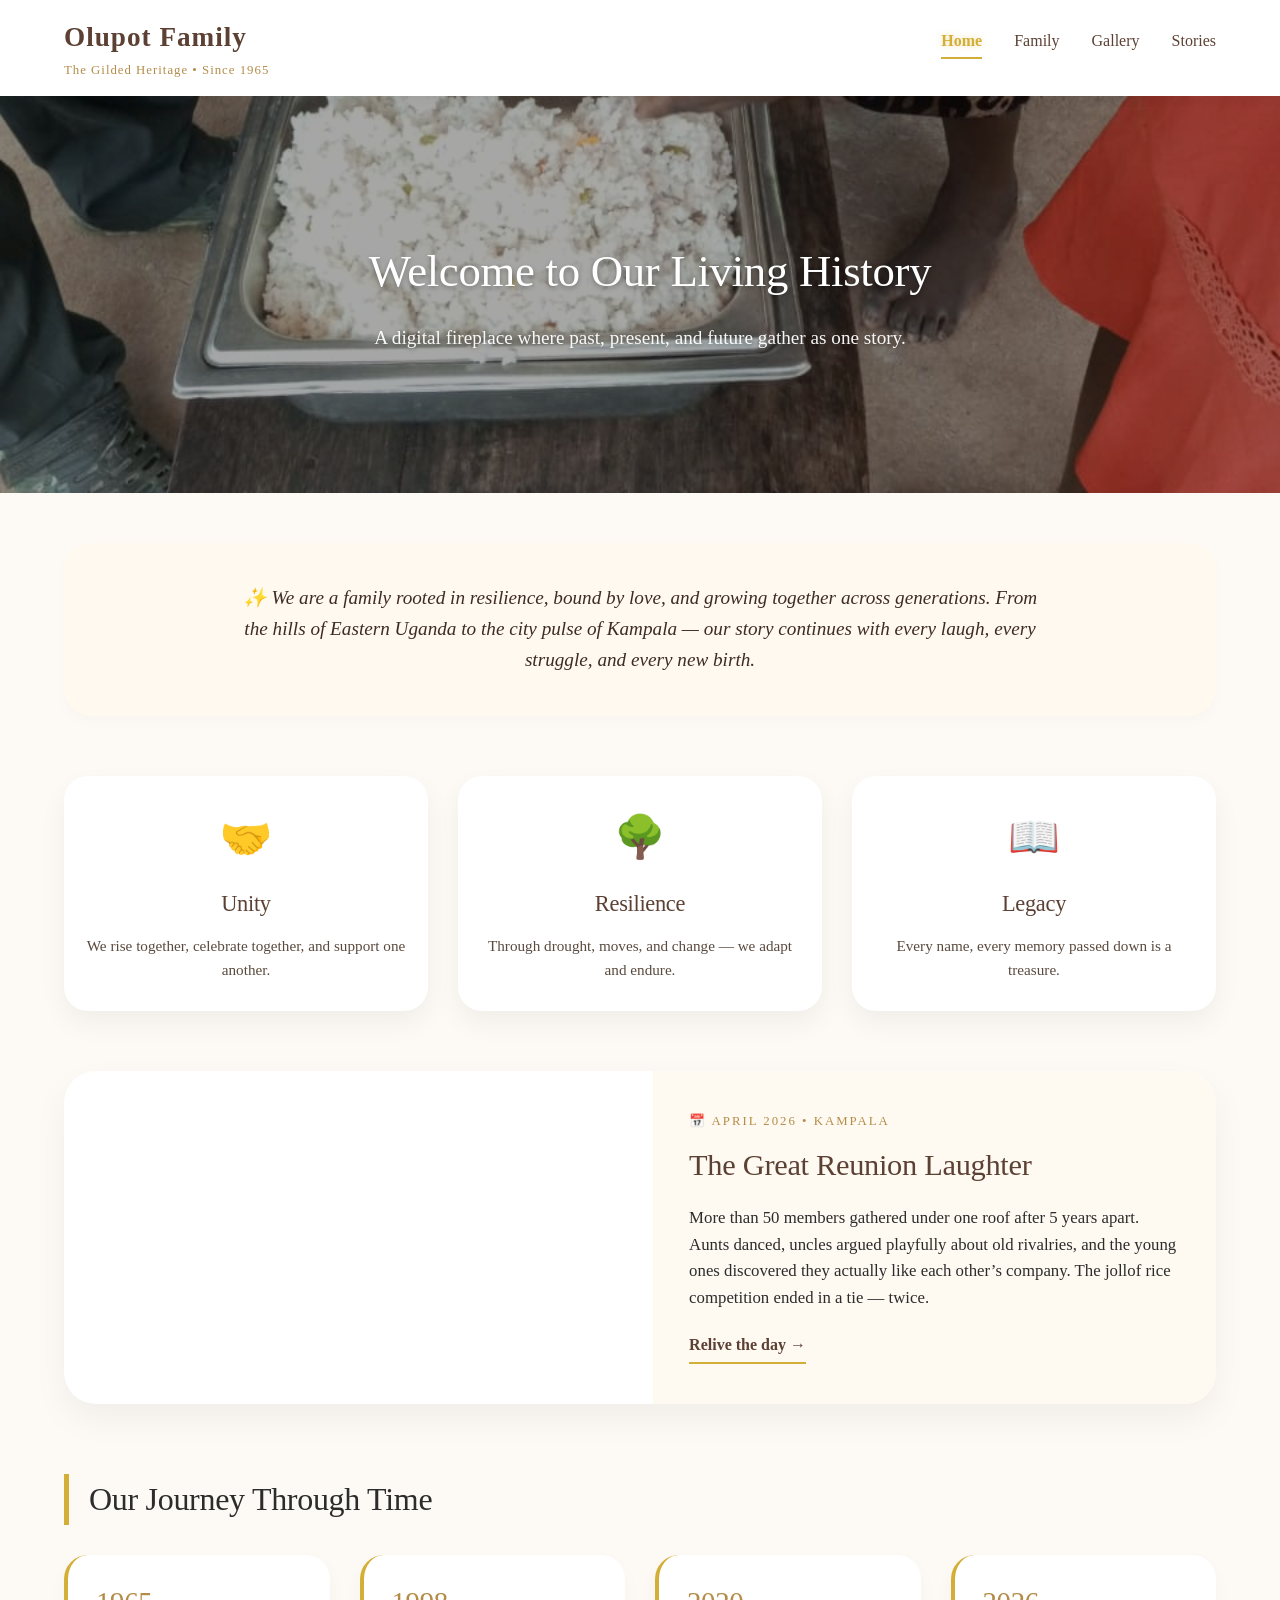
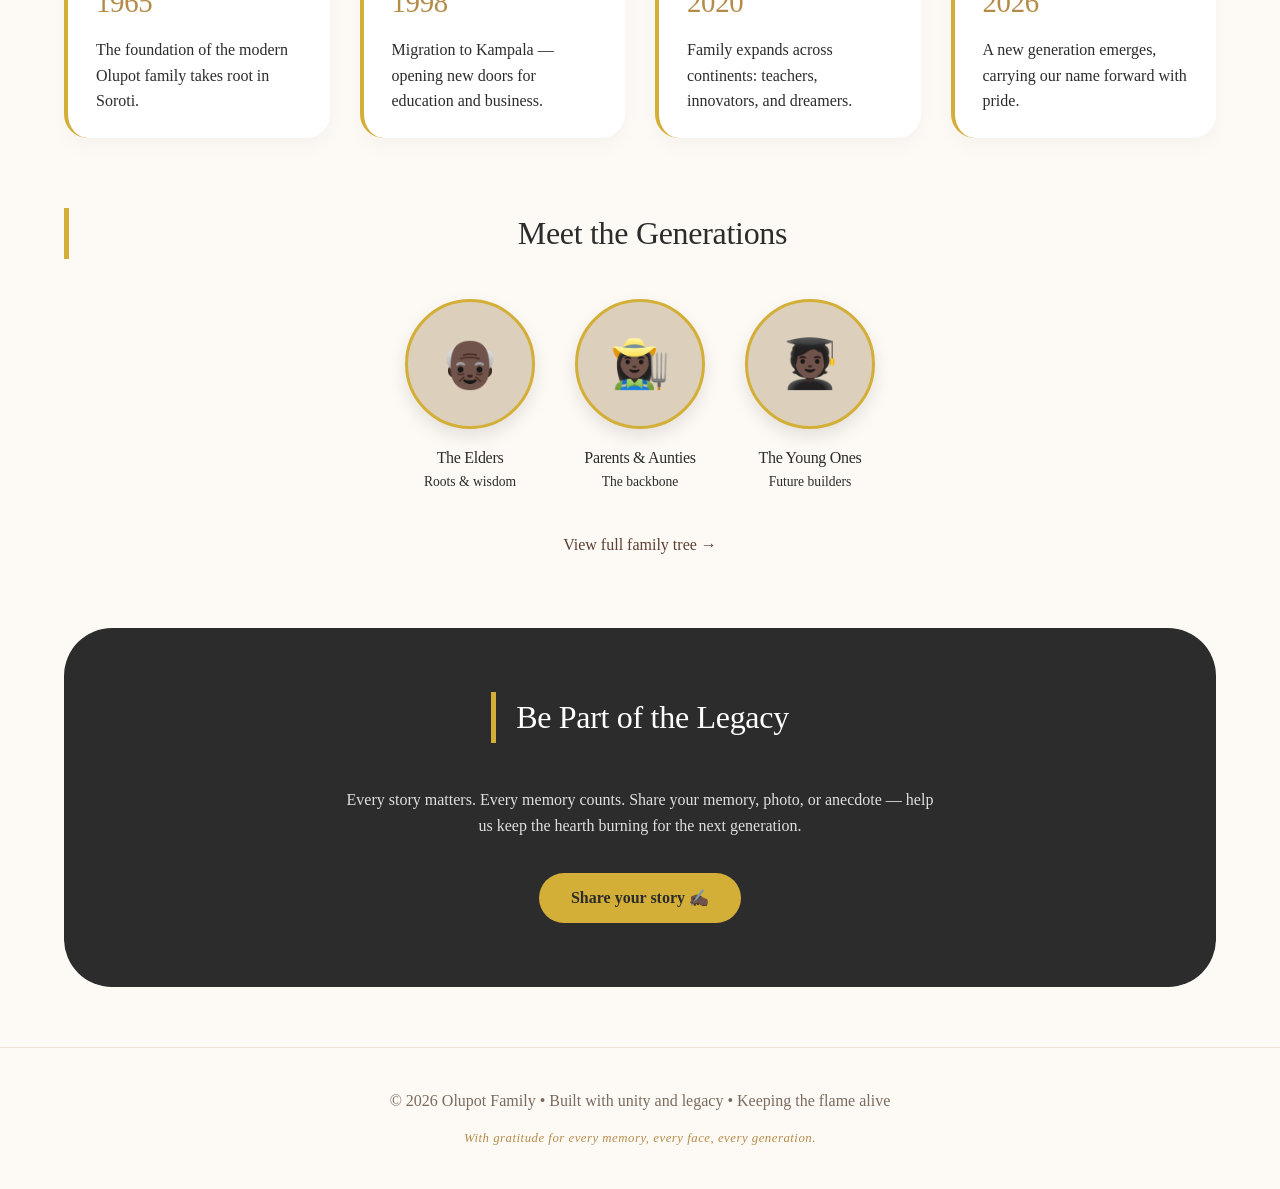
<file: index.html>
<!DOCTYPE html>
<html lang="en">
<head>
    <meta charset="UTF-8">
    <meta name="viewport" content="width=device-width, initial-scale=1.0, viewport-fit=cover">
    <title>Olupot Family • Our Living History</title>
    <link rel="stylesheet" href="style.css">
</head>
<body>

<header>
    <div class="nav-container">
        <div class="logo">
            <h1>Olupot Family</h1>
            <p>The Gilded Heritage • Since 1965</p>
        </div>
        <nav>
            <ul>
                <li><a href="index.html" class="livepage">Home</a></li>
                <li><a href="Profiles.html">Family</a></li>
                <li><a href="Gallery.html">Gallery</a></li>
                <li><a href="Stories.html">Stories</a></li>
            </ul>
        </nav>
    </div>
</header>

<main>
    <!-- HERO with real photo concept -->
    <section class="hero">
        <div class="hero-content">
            <h2>Welcome to Our Living History</h2>
            <p>A digital fireplace where past, present, and future gather as one story.</p>
        </div>
    </section>

    <div class="container">
        <!-- WELCOME NOTE & FAMILY IDENTITY -->
        <section class="welcome-note">
            <p>✨ We are a family rooted in resilience, bound by love, and growing together across generations. From the hills of Eastern Uganda to the city pulse of Kampala — our story continues with every laugh, every struggle, and every new birth.</p>
        </section>

        <!-- FAMILY VALUES (removed business-like dashboard) -->
        <div class="values-grid">
            <div class="value-card">
                <span class="icon">🤝</span>
                <h3>Unity</h3>
                <p>We rise together, celebrate together, and support one another.</p>
            </div>
            <div class="value-card">
                <span class="icon">🌳</span>
                <h3>Resilience</h3>
                <p>Through drought, moves, and change — we adapt and endure.</p>
            </div>
            <div class="value-card">
                <span class="icon">📖</span>
                <h3>Legacy</h3>
                <p>Every name, every memory passed down is a treasure.</p>
            </div>
        </div>

        <!-- FEATURED MEMORY (instead of random cards) -->
        <section class="featured-memory">
            <div class="memory-image"></div>
            <div class="memory-text">
                <span class="date">📅 April 2026 • Kampala</span>
                <h3>The Great Reunion Laughter</h3>
                <p>More than 50 members gathered under one roof after 5 years apart. Aunts danced, uncles argued playfully about old rivalries, and the young ones discovered they actually like each other’s company. The jollof rice competition ended in a tie — twice.</p>
                <a href="#" class="read-memory">Relive the day →</a>
            </div>
        </section>

        <!-- TIMELINE PREVIEW (cleaner) -->
        <section class="timeline">
            <h2>Our Journey Through Time</h2>
            <div class="timeline-items">
                <div class="timeline-item">
                    <h4>1965</h4>
                    <p>The foundation of the modern Olupot family takes root in Soroti.</p>
                </div>
                <div class="timeline-item">
                    <h4>1998</h4>
                    <p>Migration to Kampala — opening new doors for education and business.</p>
                </div>
                <div class="timeline-item">
                    <h4>2020</h4>
                    <p>Family expands across continents: teachers, innovators, and dreamers.</p>
                </div>
                <div class="timeline-item">
                    <h4>2026</h4>
                    <p>A new generation emerges, carrying our name forward with pride.</p>
                </div>
            </div>
        </section>

        <!-- GENERATION PREVIEW (replaces old people preview) -->
        <section class="generation-preview">
            <h2>Meet the Generations</h2>
            <div class="gen-grid">
                <div class="gen-card">
                    <div class="circle-img placeholder-img">👴🏿</div>
                    <h4>The Elders</h4>
                    <p style="font-size:0.85rem;">Roots & wisdom</p>
                </div>
                <div class="gen-card">
                    <div class="circle-img placeholder-img">👩🏿‍🌾</div>
                    <h4>Parents & Aunties</h4>
                    <p style="font-size:0.85rem;">The backbone</p>
                </div>
                <div class="gen-card">
                    <div class="circle-img placeholder-img">🧑🏿‍🎓</div>
                    <h4>The Young Ones</h4>
                    <p style="font-size:0.85rem;">Future builders</p>
                </div>
            </div>
            <p style="margin-top:10px;"><a href="profiles.html" style="font-weight:500;">View full family tree →</a></p>
        </section>

        <!-- CALL TO ACTION / LEGACY -->
        <section class="cta">
            <h2>Be Part of the Legacy</h2>
            <p>Every story matters. Every memory counts. Share your memory, photo, or anecdote — help us keep the hearth burning for the next generation.</p>
            <a href="#" class="cta-button">Share your story ✍🏿</a>
        </section>
    </div>
</main>

<footer>
    <p>© 2026 Olupot Family • Built with unity and legacy • Keeping the flame alive</p>
</footer>

<script src="script.js"></script>
</body>
</html>
</file>
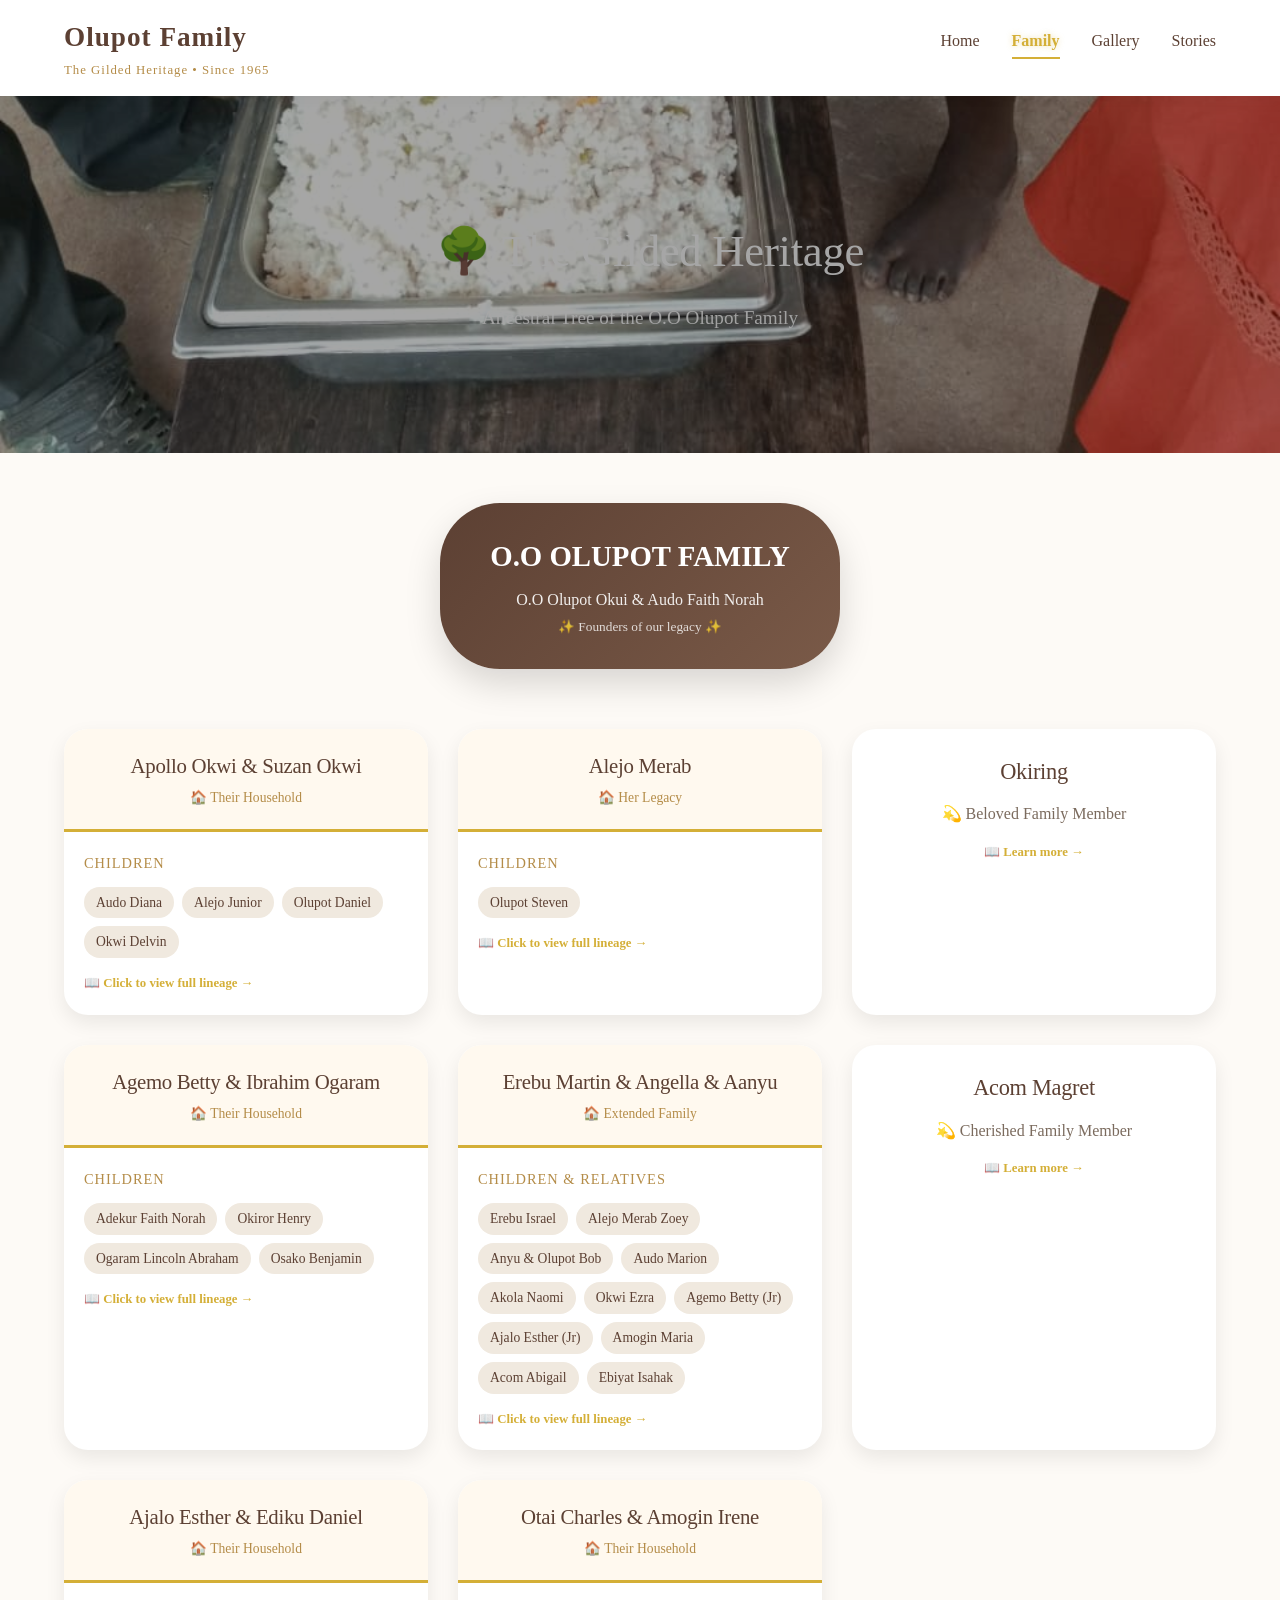
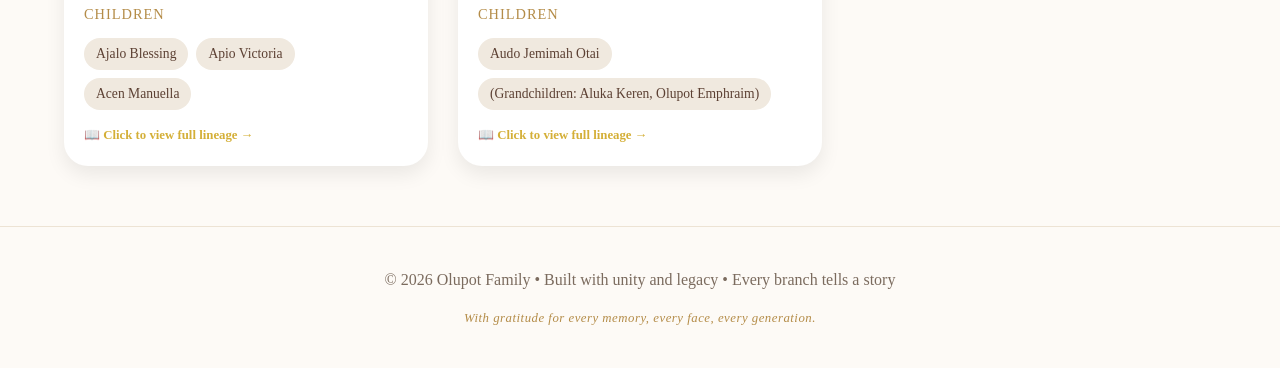
<file: Profiles.html>
<!DOCTYPE html>
<html lang="en">
<head>
    <meta charset="UTF-8">
    <meta name="viewport" content="width=device-width, initial-scale=1.0, viewport-fit=cover">
    <title>Olupot Family • The Family Tree</title>
    <link rel="stylesheet" href="style.css">
</head>
<body>

<header>
    <div class="nav-container">
        <div class="logo">
            <h1>Olupot Family</h1>
            <p>The Gilded Heritage • Since 1965</p>
        </div>
        <nav>
            <ul>
                <li><a href="index.html">Home</a></li>
                <li><a href="Profiles.html" class="livepage">Family</a></li>
                <li><a href="Gallery.html">Gallery</a></li>
                <li><a href="Stories.html">Stories</a></li>
            </ul>
        </nav>
    </div>
</header>

<section class="hero">
    <h2>🌳 The Gilded Heritage</h2>
    <p>Ancestral Tree of the O.O Olupot Family</p>
</section>

<div class="container">
    <!-- ROOT FAMILY: O.O OLUPOT -->
    <div class="root-family">
        <div class="patriarch-card" onclick="openMemberModal('ooolupot')">
            <strong>O.O OLUPOT FAMILY</strong>
            <p>O.O Olupot Okui & Audo Faith Norah</p>
            <small style="opacity:0.8;">✨ Founders of our legacy ✨</small>
        </div>
    </div>

    <!-- BRANCHES GRID -->
    <div class="branches-grid">
        
        <!-- 1. APOLLO OKWI -->
        <div class="branch-card" onclick="openMemberModal('apollo')">
            <div class="branch-header">
                <h3>Apollo Okwi & Suzan Okwi</h3>
                <p>🏠 Their Household</p>
            </div>
            <div class="branch-children">
                <h4>Children</h4>
                <div class="children-list">
                    <span class="child-tag">Audo Diana</span>
                    <span class="child-tag">Alejo Junior</span>
                    <span class="child-tag">Olupot Daniel</span>
                    <span class="child-tag">Okwi Delvin</span>
                </div>
                <span class="view-details">📖 Click to view full lineage →</span>
            </div>
        </div>

        <!-- 2. ALEJO MERAB -->
        <div class="branch-card" onclick="openMemberModal('alejo')">
            <div class="branch-header">
                <h3>Alejo Merab</h3>
                <p>🏠 Her Legacy</p>
            </div>
            <div class="branch-children">
                <h4>Children</h4>
                <div class="children-list">
                    <span class="child-tag">Olupot Steven</span>
                </div>
                <span class="view-details">📖 Click to view full lineage →</span>
            </div>
        </div>

        <!-- 3. OKIRING (Standalone) -->
        <div class="standalone-card" onclick="openMemberModal('okiring')">
            <h3>Okiring</h3>
            <p style="color:#7b6b5e; margin-top:8px;">💫 Beloved Family Member</p>
            <span class="view-details">📖 Learn more →</span>
        </div>

        <!-- 4. AGEMO BETTY -->
        <div class="branch-card" onclick="openMemberModal('agemo')">
            <div class="branch-header">
                <h3>Agemo Betty & Ibrahim Ogaram</h3>
                <p>🏠 Their Household</p>
            </div>
            <div class="branch-children">
                <h4>Children</h4>
                <div class="children-list">
                    <span class="child-tag">Adekur Faith Norah</span>
                    <span class="child-tag">Okiror Henry</span>
                    <span class="child-tag">Ogaram Lincoln Abraham</span>
                    <span class="child-tag">Osako Benjamin</span>
                </div>
                <span class="view-details">📖 Click to view full lineage →</span>
            </div>
        </div>

        <!-- 5. EREBU MARTIN -->
        <div class="branch-card" onclick="openMemberModal('erebu')">
            <div class="branch-header">
                <h3>Erebu Martin & Angella & Aanyu</h3>
                <p>🏠 Extended Family</p>
            </div>
            <div class="branch-children">
                <h4>Children & Relatives</h4>
                <div class="children-list">
                    <span class="child-tag">Erebu Israel</span>
                    <span class="child-tag">Alejo Merab Zoey</span>
                    <span class="child-tag">Anyu & Olupot Bob</span>
                    <span class="child-tag">Audo Marion</span>
                    <span class="child-tag">Akola Naomi</span>
                    <span class="child-tag">Okwi Ezra</span>
                    <span class="child-tag">Agemo Betty (Jr)</span>
                    <span class="child-tag">Ajalo Esther (Jr)</span>
                    <span class="child-tag">Amogin Maria</span>
                    <span class="child-tag">Acom Abigail</span>
                    <span class="child-tag">Ebiyat Isahak</span>
                </div>
                <span class="view-details">📖 Click to view full lineage →</span>
            </div>
        </div>

        <!-- 6. ACOM (Standalone) -->
        <div class="standalone-card" onclick="openMemberModal('acom')">
            <h3>Acom Magret</h3>
            <p style="color:#7b6b5e; margin-top:8px;">💫 Cherished Family Member</p>
            <span class="view-details">📖 Learn more →</span>
        </div>

        <!-- 7. AJALO ESTHER -->
        <div class="branch-card" onclick="openMemberModal('ajalo')">
            <div class="branch-header">
                <h3>Ajalo Esther & Ediku Daniel</h3>
                <p>🏠 Their Household</p>
            </div>
            <div class="branch-children">
                <h4>Children</h4>
                <div class="children-list">
                    <span class="child-tag">Ajalo Blessing</span>
                    <span class="child-tag">Apio Victoria</span>
                    <span class="child-tag">Acen Manuella</span>
                </div>
                <span class="view-details">📖 Click to view full lineage →</span>
            </div>
        </div>

        <!-- 8. OTAI CHARLES -->
        <div class="branch-card" onclick="openMemberModal('otai')">
            <div class="branch-header">
                <h3>Otai Charles & Amogin Irene</h3>
                <p>🏠 Their Household</p>
            </div>
            <div class="branch-children">
                <h4>Children</h4>
                <div class="children-list">
                    <span class="child-tag">Audo Jemimah Otai</span>
                    <span class="child-tag">(Grandchildren: Aluka Keren, Olupot Emphraim)</span>
                </div>
                <span class="view-details">📖 Click to view full lineage →</span>
            </div>
        </div>

    </div>
</div>

<!-- MODAL / POPUP (same style you wanted from profiles page) -->
<div id="memberModal" class="modal">
    <div class="modal-content">
        <div class="modal-header">
            <span class="close-modal">&times;</span>
            <h2 id="modalName">Family Member</h2>
            <p id="modalSubtitle">Beloved relative</p>
        </div>
        <div class="modal-body" id="modalBody">
            <!-- Dynamic content loaded via JS -->
        </div>
    </div>
</div>

<footer>
    <p>© 2026 Olupot Family • Built with unity and legacy • Every branch tells a story</p>
</footer>

<script src="script.js"></script>
</body>
</html>
</file>
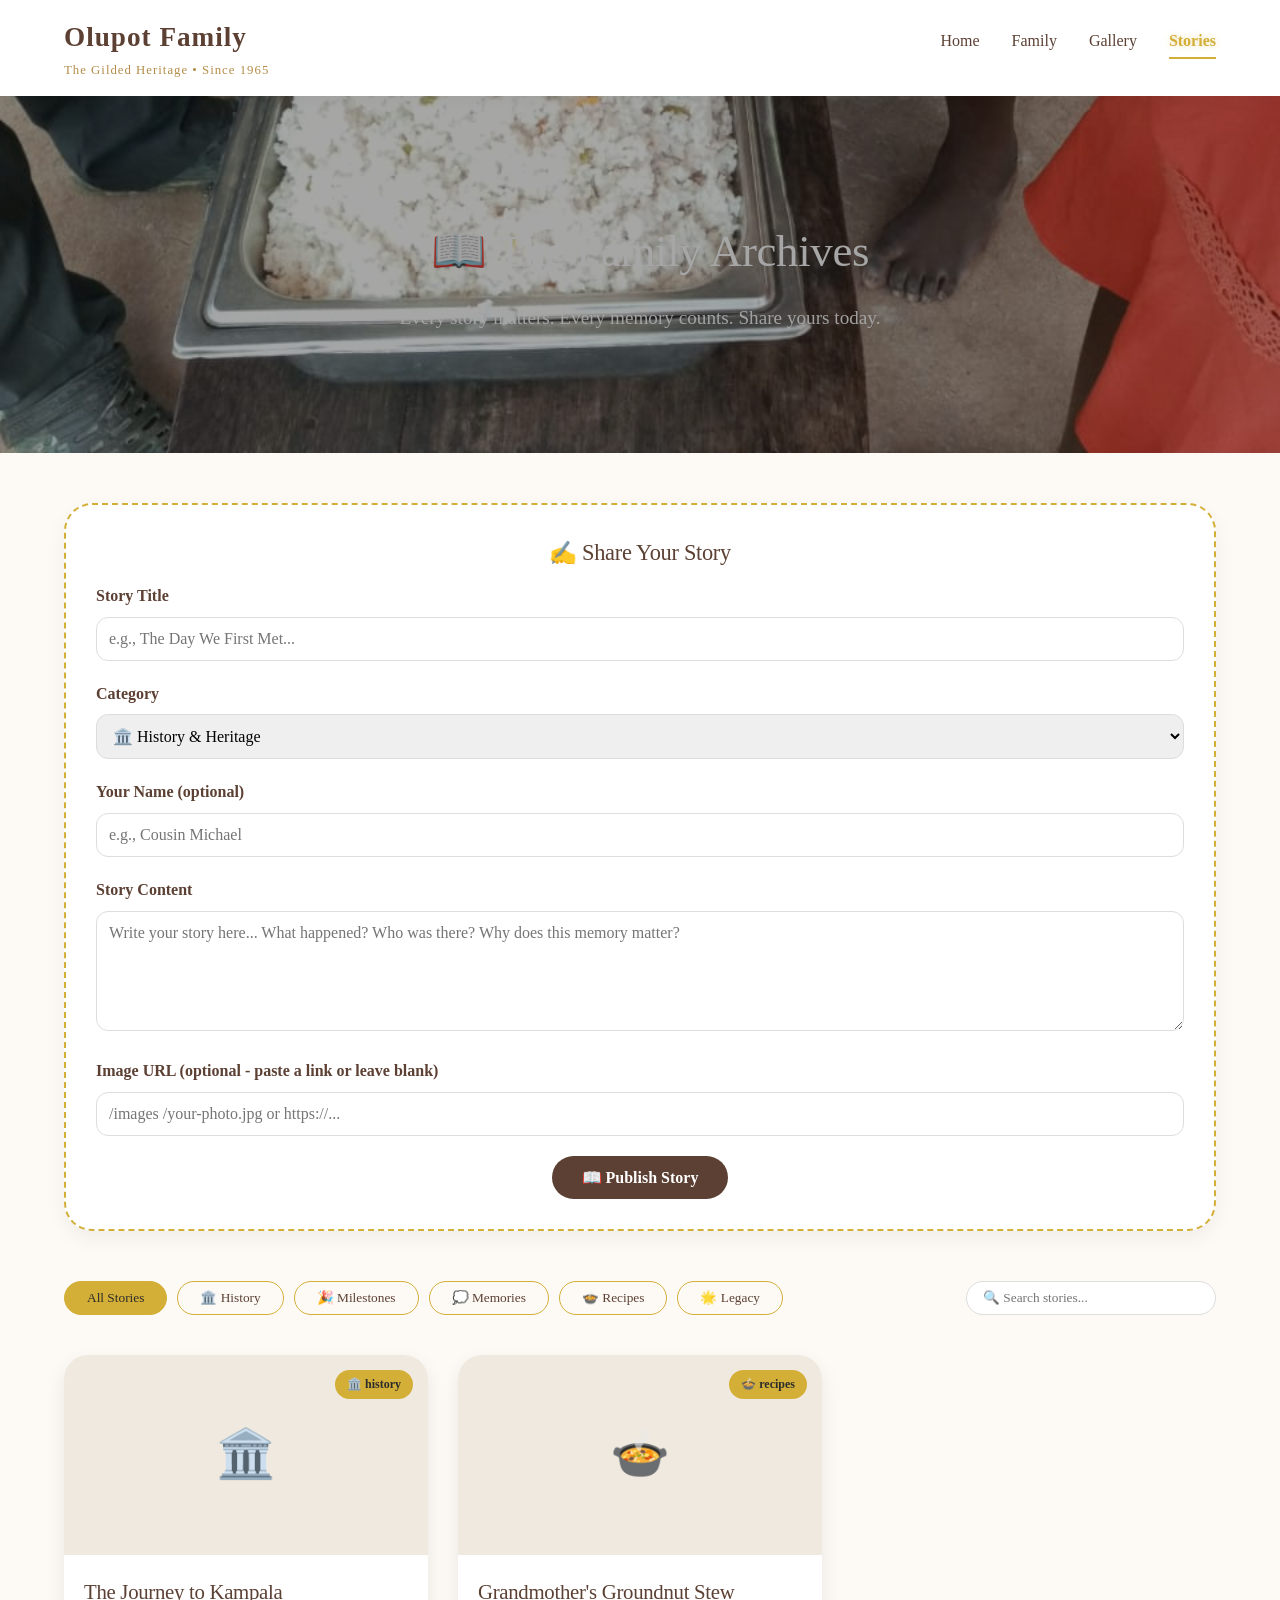
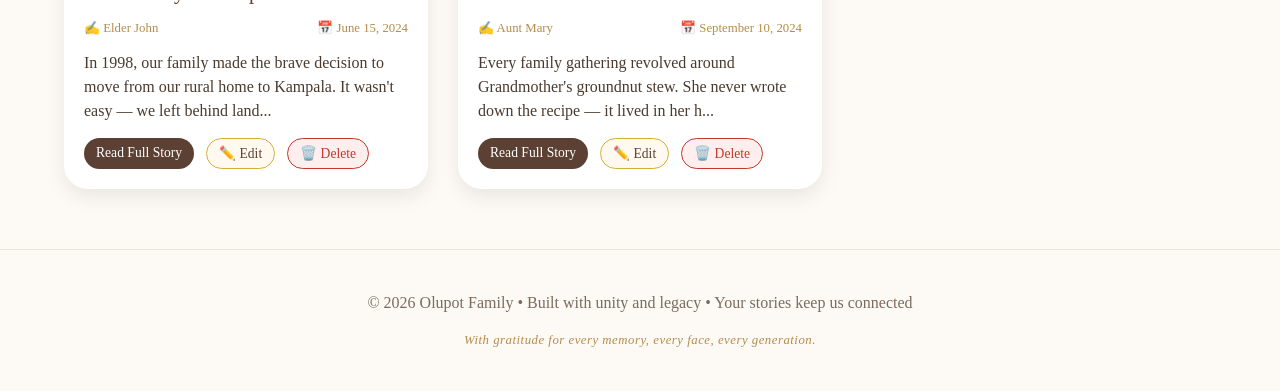
<file: Stories.html>
<!DOCTYPE html>
<html lang="en">
<head>
    <meta charset="UTF-8">
    <meta name="viewport" content="width=device-width, initial-scale=1.0, viewport-fit=cover">
    <title>Olupot Family • Our Stories</title>
    <link rel="stylesheet" href="style.css">
</head>
<body>

<header>
    <div class="nav-container">
        <div class="logo">
            <h1>Olupot Family</h1>
            <p>The Gilded Heritage • Since 1965</p>
        </div>
        <nav>
            <ul>
                <li><a href="index.html">Home</a></li>
                <li><a href="Profiles.html">Family</a></li>
                <li><a href="Gallery.html">Gallery</a></li>
                <li><a href="Stories.html" class="livepage">Stories</a></li>
            </ul>
        </nav>
    </div>
</header>

<section class="hero">
    <h2>📖 The Family Archives</h2>
    <p>Every story matters. Every memory counts. Share yours today.</p>
</section>

<div class="container">
    <!-- UPLOAD NEW STORY SECTION -->
    <div class="upload-story">
        <h3>✍️ Share Your Story</h3>
        <form id="storyForm">
            <div class="form-group">
                <label>Story Title</label>
                <input type="text" id="storyTitle" required placeholder="e.g., The Day We First Met...">
            </div>
            <div class="form-group">
                <label>Category</label>
                <select id="storyCategory">
                    <option value="history">🏛️ History & Heritage</option>
                    <option value="milestones">🎉 Milestones & Celebrations</option>
                    <option value="memories">💭 Personal Memories</option>
                    <option value="recipes">🍲 Recipes & Traditions</option>
                    <option value="legacy">🌟 Legacy & Lessons</option>
                </select>
            </div>
            <div class="form-group">
                <label>Your Name (optional)</label>
                <input type="text" id="storyAuthor" placeholder="e.g., Cousin Michael">
            </div>
            <div class="form-group">
                <label>Story Content</label>
                <textarea id="storyContent" required placeholder="Write your story here... What happened? Who was there? Why does this memory matter?"></textarea>
            </div>
            <div class="form-group">
                <label>Image URL (optional - paste a link or leave blank)</label>
                <input type="text" id="storyImage" placeholder="/images /your-photo.jpg or https://...">
            </div>
            <button type="submit" class="submit-story">📖 Publish Story</button>
        </form>
    </div>

    <!-- STORY CONTROLS -->
    <div class="story-controls">
        <div class="filter-buttons">
            <button class="filter-btn active" data-filter="all">All Stories</button>
            <button class="filter-btn" data-filter="history">🏛️ History</button>
            <button class="filter-btn" data-filter="milestones">🎉 Milestones</button>
            <button class="filter-btn" data-filter="memories">💭 Memories</button>
            <button class="filter-btn" data-filter="recipes">🍲 Recipes</button>
            <button class="filter-btn" data-filter="legacy">🌟 Legacy</button>
        </div>
        <input type="text" id="searchStories" class="search-box" placeholder="🔍 Search stories...">
    </div>

    <!-- STORIES GRID -->
    <div id="storiesGrid" class="stories-grid">
        <div class="empty-stories">✨ No stories yet. Be the first to share a family memory above!</div>
    </div>
</div>

<!-- MODAL FOR VIEWING/EDITING STORIES -->
<div id="storyModal" class="story-modal">
    <div class="story-modal-content">
        <div class="story-modal-header">
            <span class="close-story-modal">&times;</span>
            <h2 id="modalStoryTitle">Story Title</h2>
            <p id="modalStoryMeta"></p>
        </div>
        <div class="story-modal-body" id="modalStoryBody">
            <!-- Dynamic content -->
        </div>
    </div>
</div>

<footer>
    <p>© 2026 Olupot Family • Built with unity and legacy • Your stories keep us connected</p>
</footer>


<script src="script.js"></script>
</body>
</html>
</file>
<file: style.css>
/* ============================================
   OLUPOT FAMILY WEBSITE - MASTER STYLESHEET
   ============================================
   Includes: fixed hero (no crop), emotional/nostalgic touches,
   responsive design, gallery, profiles, stories, etc.
   ============================================ */

/* ========== 1. RESET & BASE ========== */
* {
    margin: 0;
    padding: 0;
    box-sizing: border-box;
}

body {
    font-family: 'Georgia', 'Times New Roman', Times, serif;
    background-color: #FDFAF6;
    color: #2C2C2C;
    line-height: 1.6;
    scroll-behavior: smooth;
    animation: gentleFade 1.2s ease-out;
}

@keyframes gentleFade {
    0% { opacity: 0; }
    100% { opacity: 1; }
}

/* Warm vintage scrollbar */
::-webkit-scrollbar {
    width: 8px;
}
::-webkit-scrollbar-track {
    background: #F0E9DF;
}
::-webkit-scrollbar-thumb {
    background: #D4AF37;
    border-radius: 10px;
}

/* Typography */
h1, h2, h3, h4 {
    font-family: 'Playfair Display', Georgia, 'Times New Roman', serif;
    font-weight: 500;
    letter-spacing: -0.3px;
}

h2 {
    font-size: 2rem;
    margin-bottom: 1.5rem;
    border-left: 5px solid #D4AF37;
    padding-left: 20px;
}

h3 {
    font-size: 1.4rem;
    margin-bottom: 0.75rem;
    color: #5C4033;
}

a {
    text-decoration: none;
    color: #5C4033;
    transition: all 0.2s ease;
}

/* Container */
.container {
    max-width: 1200px;
    margin: 0 auto;
    padding: 0 24px;
}

/* ========== 2. HEADER & NAVIGATION ========== */
header {
    background: rgba(255, 255, 255, 0.96);
    backdrop-filter: blur(2px);
    box-shadow: 0 4px 12px rgba(0, 0, 0, 0.03);
    position: sticky;
    top: 0;
    z-index: 100;
}

.nav-container {
    max-width: 1200px;
    margin: 0 auto;
    padding: 1rem 24px;
    display: flex;
    justify-content: space-between;
    align-items: baseline;
    flex-wrap: wrap;
    gap: 15px;
}

.logo h1 {
    font-size: 1.7rem;
    color: #5C4033;
    letter-spacing: 1px;
    font-weight: 600;
}

.logo p {
    font-size: 0.8rem;
    color: #B48C48;
    letter-spacing: 1px;
}

nav ul {
    display: flex;
    gap: 2rem;
    list-style: none;
}

nav a {
    text-decoration: none;
    color: #5C4033;
    font-weight: 500;
    padding: 0.5rem 0;
    border-bottom: 2px solid transparent;
    transition: 0.2s;
}

nav a:hover {
    border-bottom-color: #D4AF37;
    color: #B48C48;
}

/* Active page link */
nav a.livepage,
nav .livepage {
    border-bottom-color: #D4AF37;
    color: #D4AF37;
    text-shadow: 0 0 6px rgba(212, 175, 55, 0.4);
    transform: scale(1.02);
    font-weight: 600;
}

/* ========== 3. HERO SECTION (Old style, crops from bottom) ========== */
.hero {
    position: relative;
    background-size: cover;
    background-position: center bottom;
    background-repeat: no-repeat;
    transition: background-image 1s ease-in-out;
    text-align: center;
    padding: 120px 24px;
    color: white;
    margin-bottom: 50px;
}

.hero::before {
    content: '';
    position: absolute;
    top: 0;
    left: 0;
    width: 100%;
    height: 100%;
    background: rgba(0, 0, 0, 0.55);
    z-index: 1;
}

.hero-content {
    position: relative;
    z-index: 2;
}

.hero h2 {
    border-left: none;
    font-size: 2.8rem;
    margin-bottom: 15px;
}

.hero p {
    font-size: 1.2rem;
    opacity: 0.9;
}

/* Lighter overlay for better readability without crushing image */
.hero::before {
    content: '';
    position: absolute;
    top: 0;
    left: 0;
    width: 100%;
    height: 100%;
    background: rgba(0, 0, 0, 0.35);
    z-index: 1;
}

.hero-content {
    position: relative;
    z-index: 2;
    color: white;
    text-shadow: 0 2px 5px rgba(0,0,0,0.3);
    padding: 20px;
}

.hero h2 {
    border-left: none;
    font-size: 2.8rem;
    margin-bottom: 15px;
    color: white;
}

.hero p {
    font-size: 1.2rem;
    opacity: 0.95;
}

/* ========== 4. BUTTONS & COMMON ELEMENTS ========== */
button, .button {
    cursor: pointer;
    font-family: inherit;
    transition: all 0.2s ease;
}

.filter-btn {
    background: transparent;
    border: 1px solid #D4AF37;
    padding: 8px 22px;
    border-radius: 40px;
    cursor: pointer;
    font-family: inherit;
    font-weight: 500;
    transition: 0.2s;
    color: #5C4033;
}

.filter-btn.active, .filter-btn:hover {
    background: #D4AF37;
    color: #2C2C2C;
}

/* Upload section styling */
.upload-section, .upload-story {
    background: white;
    border-radius: 28px;
    padding: 30px;
    margin: 50px 0;
    text-align: center;
    border: 2px dashed #D4AF37;
    box-shadow: 0 8px 20px rgba(0, 0, 0, 0.05);
}

.upload-label, .submit-story {
    background: #5C4033;
    color: white;
    border: none;
    padding: 12px 30px;
    border-radius: 40px;
    cursor: pointer;
    font-weight: bold;
    font-size: 1rem;
    transition: 0.2s;
    display: inline-flex;
    align-items: center;
    gap: 10px;
}

.upload-label:hover, .submit-story:hover {
    background: #7a5a48;
    transform: scale(1.02);
}

/* Form groups */
.form-group {
    margin-bottom: 20px;
    text-align: left;
}

.form-group label {
    display: block;
    margin-bottom: 8px;
    font-weight: bold;
    color: #5C4033;
}

.form-group input, 
.form-group select,
.form-group textarea {
    width: 100%;
    padding: 12px;
    border: 1px solid #ddd;
    border-radius: 12px;
    font-family: inherit;
    font-size: 1rem;
    transition: 0.2s;
}

.form-group input:focus,
.form-group select:focus,
.form-group textarea:focus {
    outline: none;
    border-color: #D4AF37;
    box-shadow: 0 0 0 3px rgba(212, 175, 55, 0.1);
}

.form-group textarea {
    resize: vertical;
    min-height: 120px;
}

/* Hide file input */
#imageUpload {
    display: none;
}

/* Empty state */
.empty-state, .empty-gallery, .empty-stories {
    text-align: center;
    padding: 80px 20px;
    color: #b8a99a;
    font-style: italic;
}

/* ========== 5. MODALS (Popups) ========== */
.modal, .lightbox-modal, .story-modal {
    display: none;
    position: fixed;
    top: 0;
    left: 0;
    width: 100%;
    height: 100%;
    background: rgba(0, 0, 0, 0.92);
    z-index: 1000;
    justify-content: center;
    align-items: center;
}

.modal-content, .story-modal-content {
    background: white;
    border-radius: 32px;
    max-width: 550px;
    width: 90%;
    max-height: 85vh;
    overflow-y: auto;
    position: relative;
    animation: slideUp 0.3s ease;
}

.lightbox-content {
    max-width: 90%;
    max-height: 85vh;
    background: white;
    border-radius: 24px;
    overflow: hidden;
    position: relative;
    animation: fadeIn 0.3s;
}

.lightbox-content img {
    max-width: 100%;
    max-height: 70vh;
    display: block;
    margin: 0 auto;
}

.lightbox-caption {
    padding: 18px 24px;
    background: white;
    text-align: center;
    font-weight: 500;
    color: #5C4033;
    border-top: 1px solid #ede3d4;
}

@keyframes slideUp {
    from { opacity: 0; transform: translateY(30px);}
    to { opacity: 1; transform: translateY(0);}
}

@keyframes fadeIn {
    from { opacity: 0; transform: scale(0.96);}
    to { opacity: 1; transform: scale(1);}
}

/* Modal Headers */
.modal-header, .story-modal-header {
    background: #5C4033;
    color: white;
    padding: 25px;
    position: relative;
    text-align: center;
}

.modal-header h2, .story-modal-header h2 {
    border-left: none;
    color: white;
    margin-bottom: 5px;
    padding-right: 30px;
}

.modal-header p {
    opacity: 0.85;
    font-size: 0.95rem;
}

.modal-body, .story-modal-body {
    padding: 30px;
}

/* Close buttons */
.close-modal, .close-lightbox, .close-story-modal {
    position: absolute;
    top: 15px;
    right: 20px;
    font-size: 32px;
    cursor: pointer;
    color: white;
    background: rgba(0,0,0,0.4);
    width: 40px;
    height: 40px;
    border-radius: 50%;
    display: flex;
    align-items: center;
    justify-content: center;
    transition: 0.2s;
}

.close-modal:hover, .close-lightbox:hover, .close-story-modal:hover {
    background: rgba(0,0,0,0.7);
    transform: scale(1.05);
}

/* Detail sections inside modals */
.detail-section {
    margin-bottom: 25px;
}

.detail-section h4 {
    color: #D4AF37;
    margin-bottom: 10px;
    font-size: 1.1rem;
}

.detail-section p, .detail-section ul {
    color: #4a3a2e;
    line-height: 1.5;
}

.detail-section ul {
    list-style: none;
    padding-left: 0;
}

.detail-section li {
    padding: 6px 0;
    border-bottom: 1px solid #ede3d4;
}

.memory-quote {
    font-style: italic;
    background: #FFF9EF;
    padding: 15px;
    border-radius: 16px;
    margin-top: 20px;
    border-left: 4px solid #D4AF37;
}

/* ========== 6. HOME PAGE SPECIFIC STYLES ========== */
.welcome-note {
    background: #FFF9EF;
    border-radius: 28px;
    padding: 40px 48px;
    margin-bottom: 60px;
    text-align: center;
    box-shadow: 0 6px 14px rgba(0,0,0,0.02);
}

.welcome-note p {
    font-size: 1.2rem;
    max-width: 800px;
    margin: 0 auto;
    font-style: italic;
    color: #3e2c24;
}

.values-grid {
    display: flex;
    flex-wrap: wrap;
    gap: 30px;
    justify-content: center;
    margin: 60px 0;
}

.value-card {
    background: white;
    border-radius: 24px;
    padding: 28px 20px;
    text-align: center;
    flex: 1;
    min-width: 180px;
    box-shadow: 0 12px 28px rgba(0, 0, 0, 0.05);
    transition: transform 0.25s ease, box-shadow 0.2s;
}

.value-card:hover {
    transform: translateY(-6px);
    box-shadow: 0 20px 35px rgba(212, 175, 55, 0.15);
}

.value-card .icon {
    font-size: 2.6rem;
    display: block;
    margin-bottom: 16px;
}

.value-card p {
    font-size: 0.95rem;
    color: #5a4a3e;
}

.featured-memory {
    background: #FFFFFF;
    border-radius: 32px;
    overflow: hidden;
    display: flex;
    flex-wrap: wrap;
    margin-bottom: 70px;
    box-shadow: 0 15px 35px rgba(0, 0, 0, 0.05);
}

.memory-image {
    flex: 1.2;
    min-height: 280px;
    background-size: cover;
    background-position: center;
    transition: all 0.4s ease;
}

.featured-memory:hover .memory-image {
    filter: sepia(0.15) brightness(1.02) contrast(1.05);
    transform: scale(1.01);
}

.memory-text {
    flex: 1;
    padding: 40px 36px;
    background: #FEFAF2;
}

.memory-text .date {
    font-size: 0.8rem;
    text-transform: uppercase;
    letter-spacing: 2px;
    color: #B48C48;
    margin-bottom: 10px;
    display: block;
}

.memory-text h3 {
    font-size: 1.9rem;
    margin-bottom: 15px;
}

.memory-text p {
    font-size: 1.05rem;
    margin-bottom: 20px;
}

.read-memory {
    display: inline-block;
    font-weight: bold;
    border-bottom: 2px solid #D4AF37;
    padding-bottom: 4px;
}

.timeline {
    margin: 70px 0;
}

.timeline-items {
    display: flex;
    flex-wrap: wrap;
    gap: 30px;
    justify-content: space-between;
    margin-top: 30px;
}

.timeline-item {
    background: white;
    border-radius: 24px;
    padding: 24px 28px;
    flex: 1;
    min-width: 200px;
    box-shadow: 0 8px 20px rgba(0, 0, 0, 0.03);
    transition: all 0.2s;
    border-left: 4px solid #D4AF37;
}

.timeline-item:hover {
    box-shadow: 0 20px 35px rgba(212, 175, 55, 0.15);
}

.timeline-item h4 {
    font-size: 1.8rem;
    color: #B48C48;
    margin-bottom: 12px;
}

.generation-preview {
    text-align: center;
    margin: 70px 0;
}

.gen-grid {
    display: flex;
    flex-wrap: wrap;
    justify-content: center;
    gap: 40px;
    margin: 40px 0;
}

.gen-card {
    text-align: center;
    max-width: 140px;
    transition: transform 0.2s;
}

.gen-card:hover {
    transform: scale(1.02);
}

.circle-img {
    width: 130px;
    height: 130px;
    border-radius: 50%;
    object-fit: cover;
    border: 3px solid #D4AF37;
    background: #e9ddd0;
    margin-bottom: 16px;
    box-shadow: 0 8px 18px rgba(0,0,0,0.1);
}

.placeholder-img {
    background: #DCCFBC;
    display: flex;
    align-items: center;
    justify-content: center;
    font-size: 3rem;
    color: #7a5a48;
}

.cta {
    background: #2C2C2C;
    color: white;
    text-align: center;
    padding: 64px 24px;
    border-radius: 48px;
    margin: 60px 0 50px;
}

.cta h2 {
    color: white;
    border-left: 5px solid #D4AF37;
    text-align: center;
    display: inline-block;
    padding-left: 20px;
}

.cta p {
    max-width: 600px;
    margin: 20px auto;
    opacity: 0.85;
}

.cta-button {
    background: #D4AF37;
    color: #2C2C2C;
    padding: 12px 32px;
    border-radius: 40px;
    font-weight: bold;
    display: inline-block;
    margin-top: 15px;
    animation: softPulse 2s infinite;
}

.cta-button:hover {
    background: #c49f2b;
    transform: scale(1.02);
}

@keyframes softPulse {
    0% { box-shadow: 0 0 0 0 rgba(212, 175, 55, 0.4); }
    70% { box-shadow: 0 0 0 10px rgba(212, 175, 55, 0); }
    100% { box-shadow: 0 0 0 0 rgba(212, 175, 55, 0); }
}

/* ========== 7. GALLERY PAGE ========== */
.photo-grid {
    display: grid;
    grid-template-columns: repeat(auto-fill, minmax(280px, 1fr));
    gap: 25px;
    margin: 40px 0;
}

.photo-card {
    background: white;
    border-radius: 20px;
    overflow: hidden;
    cursor: pointer;
    transition: transform 0.25s ease, box-shadow 0.2s;
    box-shadow: 0 8px 20px rgba(0, 0, 0, 0.08);
}

.photo-card:hover {
    transform: translateY(-6px);
    box-shadow: 0 20px 35px rgba(212, 175, 55, 0.15);
}

.photo-card img {
    width: 100%;
    height: 260px;
    object-fit: cover;
    display: block;
    transition: all 0.4s ease;
}

.photo-card:hover img {
    filter: sepia(0.15) brightness(1.02) contrast(1.05);
    transform: scale(1.01);
}

.photo-info {
    padding: 14px 16px;
    background: white;
}

.photo-name {
    font-weight: bold;
    color: #5C4033;
    margin-bottom: 5px;
    font-size: 0.9rem;
}

.photo-category {
    font-size: 0.75rem;
    color: #B48C48;
    text-transform: uppercase;
    letter-spacing: 1px;
}

.delete-photo {
    display: inline-block;
    margin-top: 8px;
    font-size: 0.7rem;
    color: #b87c5e;
    cursor: pointer;
    transition: 0.2s;
}

.delete-photo:hover {
    color: #c0392b;
}

.album-filters {
    display: flex;
    flex-wrap: wrap;
    gap: 12px;
    justify-content: center;
    margin-bottom: 40px;
}

/* ========== 8. PROFILES PAGE (FAMILY TREE) ========== */
.family-tree {
    margin: 50px 0;
}

.root-family {
    text-align: center;
    margin-bottom: 60px;
}

.patriarch-card {
    background: linear-gradient(135deg, #5C4033 0%, #7a5a48 100%);
    color: white;
    display: inline-block;
    padding: 30px 50px;
    border-radius: 60px;
    box-shadow: 0 15px 35px rgba(0, 0, 0, 0.15);
    text-align: center;
    cursor: pointer;
    transition: transform 0.2s;
}

.patriarch-card:hover {
    transform: scale(1.02);
}

.patriarch-card strong {
    font-size: 1.8rem;
    display: block;
    margin-bottom: 8px;
}

.patriarch-card p {
    font-size: 1rem;
    opacity: 0.9;
}

.branches-grid {
    display: grid;
    grid-template-columns: repeat(auto-fill, minmax(320px, 1fr));
    gap: 30px;
    margin-top: 40px;
}

.branch-card {
    background: white;
    border-radius: 24px;
    overflow: hidden;
    box-shadow: 0 8px 20px rgba(0, 0, 0, 0.08);
    transition: transform 0.25s, box-shadow 0.2s;
    cursor: pointer;
}

.branch-card:hover {
    transform: translateY(-5px);
    box-shadow: 0 20px 35px rgba(212, 175, 55, 0.15);
}

.branch-header {
    background: #FFF9EF;
    padding: 20px;
    text-align: center;
    border-bottom: 3px solid #D4AF37;
}

.branch-header h3 {
    font-size: 1.3rem;
    color: #5C4033;
    margin-bottom: 5px;
}

.branch-header p {
    color: #B48C48;
    font-size: 0.85rem;
}

.branch-children {
    padding: 20px;
}

.branch-children h4 {
    font-size: 0.9rem;
    color: #B48C48;
    text-transform: uppercase;
    letter-spacing: 1px;
    margin-bottom: 12px;
}

.children-list {
    display: flex;
    flex-wrap: wrap;
    gap: 8px;
}

.child-tag {
    background: #F0E9DF;
    padding: 5px 12px;
    border-radius: 20px;
    font-size: 0.85rem;
    color: #5C4033;
}

.view-details {
    display: inline-block;
    margin-top: 15px;
    color: #D4AF37;
    font-size: 0.8rem;
    font-weight: bold;
    text-decoration: none;
}

.standalone-card {
    background: white;
    border-radius: 24px;
    padding: 25px;
    text-align: center;
    box-shadow: 0 8px 20px rgba(0, 0, 0, 0.08);
    cursor: pointer;
    transition: transform 0.25s;
}

.standalone-card:hover {
    transform: translateY(-5px);
    box-shadow: 0 20px 35px rgba(212, 175, 55, 0.15);
}

.standalone-card h3 {
    color: #5C4033;
}

/* ========== 9. STORIES PAGE ========== */
.story-controls {
    display: flex;
    flex-wrap: wrap;
    gap: 15px;
    justify-content: space-between;
    align-items: center;
    margin-bottom: 40px;
}

.filter-buttons {
    display: flex;
    flex-wrap: wrap;
    gap: 10px;
}

.search-box {
    padding: 8px 16px;
    border: 1px solid #ddd;
    border-radius: 40px;
    width: 250px;
    font-family: inherit;
}

.stories-grid {
    display: grid;
    grid-template-columns: repeat(auto-fill, minmax(350px, 1fr));
    gap: 30px;
    margin: 40px 0;
}

.story-card {
    background: white;
    border-radius: 24px;
    overflow: hidden;
    box-shadow: 0 8px 20px rgba(0, 0, 0, 0.08);
    transition: transform 0.25s, box-shadow 0.2s;
    position: relative;
}

.story-card:hover {
    transform: translateY(-5px);
    box-shadow: 0 20px 35px rgba(212, 175, 55, 0.15);
}

.story-image {
    width: 100%;
    height: 200px;
    object-fit: cover;
    background: #F0E9DF;
    transition: all 0.4s ease;
}

.story-card:hover .story-image {
    filter: sepia(0.15) brightness(1.02) contrast(1.05);
    transform: scale(1.01);
}

.story-category {
    position: absolute;
    top: 15px;
    right: 15px;
    background: #D4AF37;
    padding: 5px 12px;
    border-radius: 20px;
    font-size: 0.75rem;
    font-weight: bold;
    color: #2C2C2C;
}

.story-content {
    padding: 20px;
}

.story-title {
    font-size: 1.3rem;
    margin-bottom: 10px;
    color: #5C4033;
}

.story-meta {
    font-size: 0.8rem;
    color: #B48C48;
    margin-bottom: 12px;
    display: flex;
    justify-content: space-between;
    align-items: center;
}

.story-excerpt {
    color: #4a3a2e;
    margin-bottom: 15px;
    line-height: 1.5;
}

.story-actions {
    display: flex;
    gap: 12px;
    margin-top: 15px;
}

.read-more, .edit-story, .delete-story {
    padding: 6px 12px;
    border-radius: 20px;
    text-decoration: none;
    font-size: 0.85rem;
    transition: 0.2s;
    cursor: pointer;
    border: none;
    font-family: inherit;
}

.read-more {
    background: #5C4033;
    color: white;
}

.read-more:hover {
    background: #7a5a48;
}

.edit-story {
    background: #FFF9EF;
    color: #5C4033;
    border: 1px solid #D4AF37;
}

.delete-story {
    background: #fee;
    color: #c0392b;
    border: 1px solid #c0392b;
}

.edit-story:hover, .delete-story:hover {
    transform: scale(1.02);
}

.full-story-content {
    line-height: 1.8;
    margin: 20px 0;
}

/* Edit form inside modal */
.edit-form input, .edit-form textarea, .edit-form select {
    width: 100%;
    padding: 10px;
    margin: 10px 0;
    border: 1px solid #ddd;
    border-radius: 8px;
}

/* ========== 10. FOOTER ========== */
footer {
    text-align: center;
    padding: 40px 20px;
    color: #7b6b5e;
    border-top: 1px solid #ede3d4;
    margin-top: 60px;
}

footer::after {
    content: "With gratitude for every memory, every face, every generation.";
    display: block;
    font-family: 'Georgia', cursive;
    font-size: 0.8rem;
    font-style: italic;
    color: #B48C48;
    margin-top: 15px;
    letter-spacing: 0.5px;
}

/* ========== 11. RESPONSIVE MEDIA QUERIES ========== */
@media (max-width: 820px) {
    .nav-container {
        flex-direction: column;
        align-items: center;
        text-align: center;
    }
    
    .hero h2 {
        font-size: 1.8rem;
    }
    
    h2 {
        font-size: 1.7rem;
    }
    
    .featured-memory {
        flex-direction: column;
    }
    
    .memory-image {
        min-height: 220px;
    }
    
    .photo-grid {
        grid-template-columns: repeat(auto-fill, minmax(160px, 1fr));
        gap: 15px;
    }
    
    .photo-card img {
        height: 180px;
    }
    
    .branches-grid {
        grid-template-columns: 1fr;
    }
    
    .patriarch-card strong {
        font-size: 1.3rem;
    }
    
    .stories-grid {
        grid-template-columns: 1fr;
    }
    
    .welcome-note {
        padding: 30px 20px;
    }
    
    .welcome-note p {
        font-size: 1rem;
    }
    
    .values-grid {
        gap: 15px;
    }
    
    .value-card {
        min-width: 140px;
        padding: 20px 15px;
    }
    
    .timeline-items {
        flex-direction: column;
    }
    
    .gen-grid {
        gap: 20px;
    }
    
    .circle-img {
        width: 100px;
        height: 100px;
    }
    
    .story-controls {
        flex-direction: column;
    }
    
    .search-box {
        width: 100%;
    }
}

/* ========== 12. MUSIC CONTROL BUTTON (optional) ========== */
#musicControl {
    position: fixed;
    bottom: 20px;
    right: 20px;
    background: #5C4033;
    border-radius: 50%;
    width: 50px;
    height: 50px;
    display: flex;
    align-items: center;
    justify-content: center;
    cursor: pointer;
    z-index: 1000;
    box-shadow: 0 2px 10px rgba(0,0,0,0.2);
    transition: all 0.2s;
}

#musicControl:hover {
    transform: scale(1.05);
    background: #7a5a48;
}

/* ========== 13. YOUTUBE AUDIO PLAYER (Nostalgic Music) ========== */
.music-player {
    position: fixed;
    bottom: 20px;
    right: 20px;
    z-index: 1000;
    background: rgba(92, 64, 51, 0.85);
    backdrop-filter: blur(8px);
    border-radius: 50px;
    padding: 8px 16px;
    display: flex;
    align-items: center;
    gap: 10px;
    box-shadow: 0 4px 15px rgba(0, 0, 0, 0.2);
    transition: all 0.3s ease;
    cursor: pointer;
    border: 1px solid rgba(212, 175, 55, 0.3);
}

.music-player:hover {
    transform: scale(1.05);
    background: rgba(92, 64, 51, 0.95);
    border-color: #D4AF37;
    box-shadow: 0 6px 20px rgba(212, 175, 55, 0.2);
}

.music-player-icon {
    font-size: 1.3rem;
    color: #D4AF37;
    transition: all 0.2s ease;
}

.music-player:hover .music-player-icon {
    transform: scale(1.1);
    color: #F0C674;
}

.music-player-text {
    font-size: 0.75rem;
    color: #FDFAF6;
    font-family: 'Georgia', serif;
    letter-spacing: 0.5px;
}

.music-player-iframe {
    display: none;
}

/* When music is playing, show a subtle pulse */
.music-player.playing {
    background: rgba(212, 175, 55, 0.2);
    border-color: #D4AF37;
    animation: musicPulse 1.5s infinite;
}

@keyframes musicPulse {
    0% { box-shadow: 0 0 0 0 rgba(212, 175, 55, 0.4); }
    70% { box-shadow: 0 0 0 8px rgba(212, 175, 55, 0); }
    100% { box-shadow: 0 0 0 0 rgba(212, 175, 55, 0); }
}
</file>
